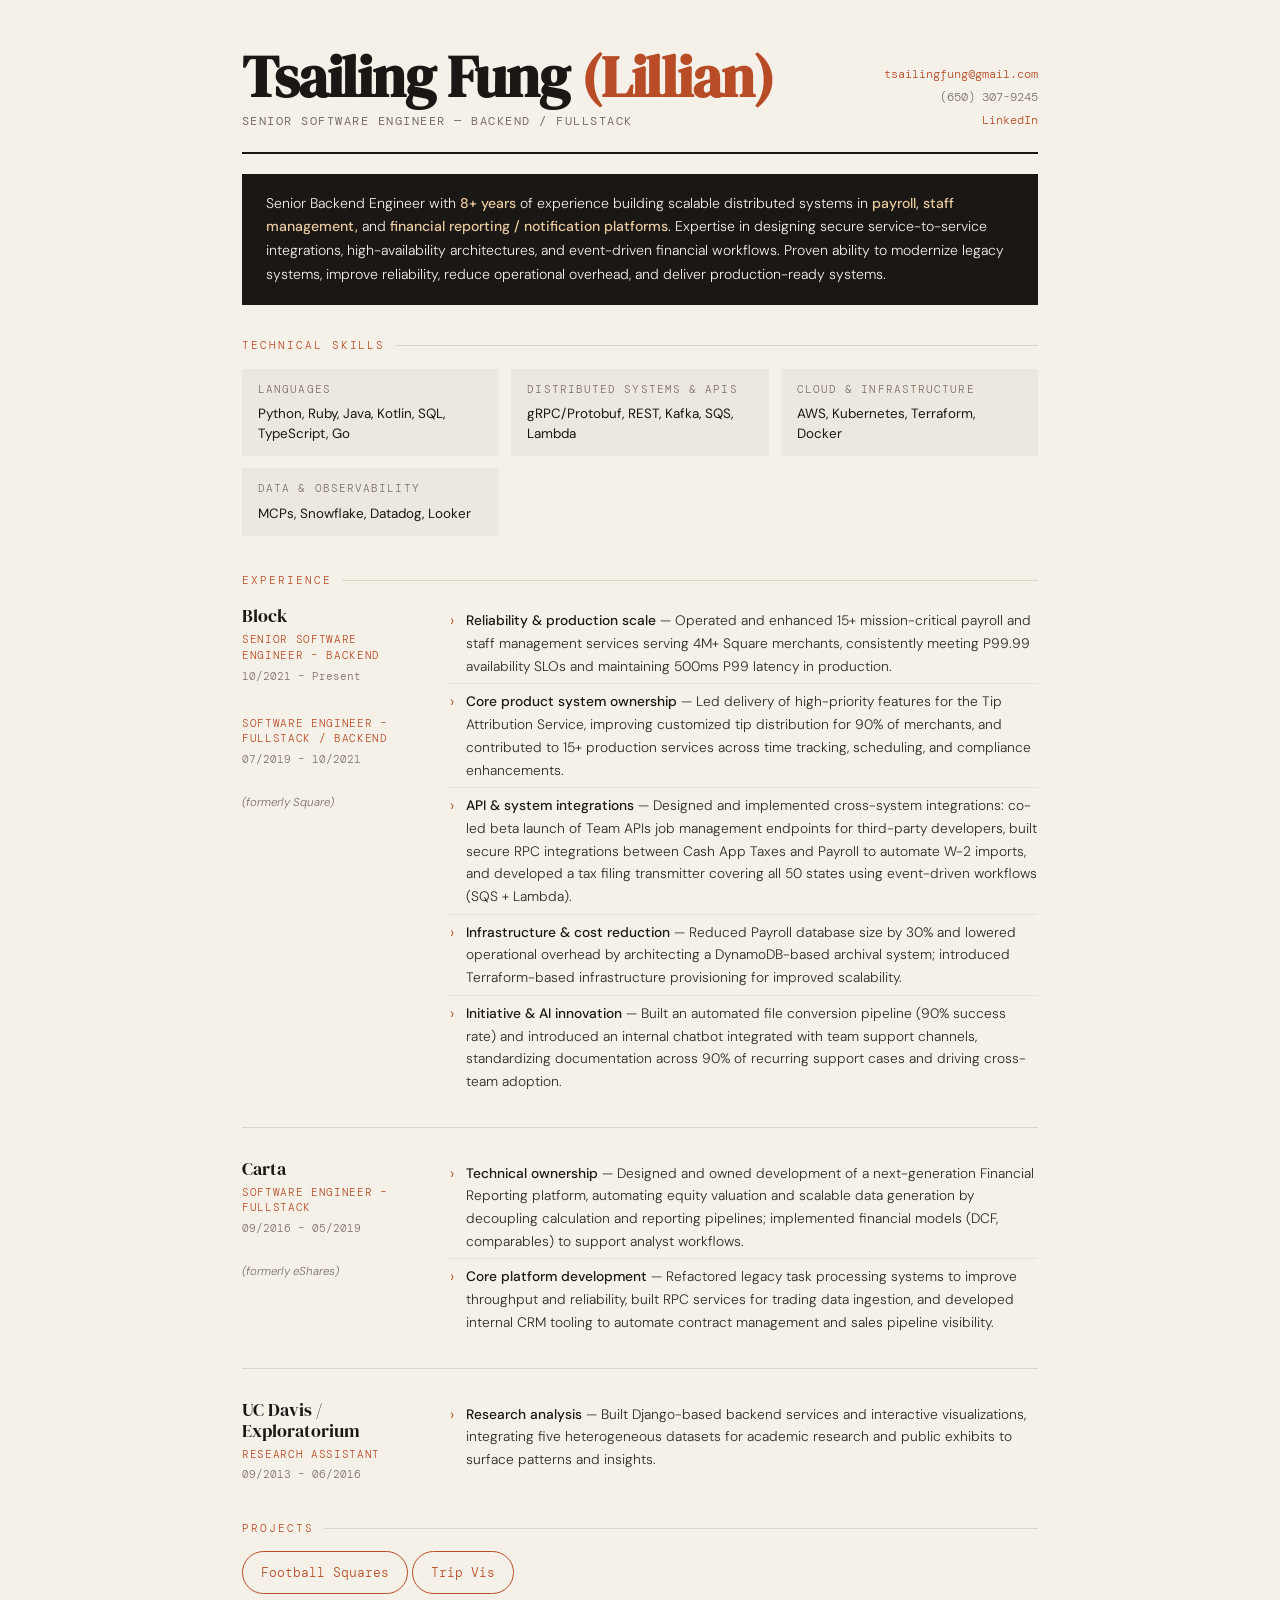
<file: index.html>
<!DOCTYPE html>
<html lang="en">
<head>
  <meta charset="UTF-8" />
  <meta name="viewport" content="width=device-width, initial-scale=1.0"/>
  <title>Tsailing Fung – Senior Software Engineer</title>
  <link href="https://fonts.googleapis.com/css2?family=DM+Serif+Display:ital@0;1&family=DM+Mono:wght@300;400;500&family=DM+Sans:wght@300;400;500&display=swap" rel="stylesheet"/>
  <link rel="stylesheet" href="styles.css">
</head>

<body>
<div class="page">

  <header>
    <div class="name-block">
      <h1>Tsailing Fung <span>(Lillian)</span></h1>
      <div class="title">Senior Software Engineer &mdash; Backend / Fullstack</div>
    </div>
    <div class="contact">
      <a href="mailto:tsailingfung@gmail.com">tsailingfung@gmail.com</a><br/>
      (650) 307-9245<br/>
      <a href="https://www.linkedin.com/in/tlfung/" target="_blank">LinkedIn</a>
    </div>
  </header>

  <div class="summary-band">
    Senior Backend Engineer with <strong>8+ years</strong> of experience building scalable distributed systems in <strong>payroll, staff management,</strong> and <strong>financial reporting / notification platforms</strong>. Expertise in designing secure service-to-service integrations, high-availability architectures, and event-driven financial workflows. Proven ability to modernize legacy systems, improve reliability, reduce operational overhead, and deliver production-ready systems.
  </div>

  <!-- SKILLS -->
  <section>
    <div class="section-label">Technical Skills</div>
    <div class="skills-grid">
      <div class="skill-group">
        <div class="sk-label">Languages</div>
        <div class="sk-values">Python, Ruby, Java, Kotlin, SQL, TypeScript, Go</div>
      </div>
      <div class="skill-group">
        <div class="sk-label">Distributed Systems & APIs</div>
        <div class="sk-values">gRPC/Protobuf, REST, Kafka, SQS, Lambda</div>
      </div>
      <div class="skill-group">
        <div class="sk-label">Cloud & Infrastructure</div>
        <div class="sk-values">AWS, Kubernetes, Terraform, Docker</div>
      </div>
      <div class="skill-group">
        <div class="sk-label">Data & Observability</div>
        <div class="sk-values">MCPs, Snowflake, Datadog, Looker</div>
      </div>
    </div>
  </section>

  <!-- EXPERIENCE -->
  <section>
    <div class="section-label">Experience</div>

    <!-- Block -->
    <div class="job">
      <div class="job-meta">
        <div class="company">Block</div>
        <div class="role">Senior Software Engineer – Backend</div>
        <div class="period">10/2021 – Present</div>
        <br/>
        <div class="role">Software Engineer – Fullstack / Backend</div>
        <div class="period">07/2019 – 10/2021</div>
        <br/>
        <div style="font-size:0.72rem; color: var(--warm-gray); font-style:italic;">(formerly Square)</div>
      </div>
      <div class="job-content">
        <ul>
          <li><strong>Reliability & production scale</strong> — Operated and enhanced 15+ mission-critical payroll and staff management services serving 4M+ Square merchants, consistently meeting P99.99 availability SLOs and maintaining 500ms P99 latency in production.</li>
          <li><strong>Core product system ownership</strong> — Led delivery of high-priority features for the Tip Attribution Service, improving customized tip distribution for 90% of merchants, and contributed to 15+ production services across time tracking, scheduling, and compliance enhancements.</li>
          <li><strong>API & system integrations</strong> — Designed and implemented cross-system integrations: co-led beta launch of Team APIs job management endpoints for third-party developers, built secure RPC integrations between Cash App Taxes and Payroll to automate W-2 imports, and developed a tax filing transmitter covering all 50 states using event-driven workflows (SQS + Lambda).</li>
          <li><strong>Infrastructure & cost reduction</strong> — Reduced Payroll database size by 30% and lowered operational overhead by architecting a DynamoDB-based archival system; introduced Terraform-based infrastructure provisioning for improved scalability.</li>
          <li><strong>Initiative & AI innovation</strong> — Built an automated file conversion pipeline (90% success rate) and introduced an internal chatbot integrated with team support channels, standardizing documentation across 90% of recurring support cases and driving cross-team adoption.</li>
        </ul>
      </div>
    </div>

    <!-- Carta -->
    <div class="job">
      <div class="job-meta">
        <div class="company">Carta</div>
        <div class="role">Software Engineer – Fullstack</div>
        <div class="period">09/2016 – 05/2019</div>
        <br/>
        <div style="font-size:0.72rem; color: var(--warm-gray); font-style:italic;">(formerly eShares)</div>
      </div>
      <div class="job-content">
        <ul>
          <li><strong>Technical ownership</strong> — Designed and owned development of a next-generation Financial Reporting platform, automating equity valuation and scalable data generation by decoupling calculation and reporting pipelines; implemented financial models (DCF, comparables) to support analyst workflows.</li>
          <li><strong>Core platform development</strong> — Refactored legacy task processing systems to improve throughput and reliability, built RPC services for trading data ingestion, and developed internal CRM tooling to automate contract management and sales pipeline visibility.</li>
        </ul>
      </div>
    </div>

    <!-- UC Davis -->
    <div class="job">
      <div class="job-meta">
        <div class="company">UC Davis / Exploratorium</div>
        <div class="role">Research Assistant</div>
        <div class="period">09/2013 – 06/2016</div>
      </div>
      <div class="job-content">
        <ul>
          <li><strong>Research analysis</strong> — Built Django-based backend services and interactive visualizations, integrating five heterogeneous datasets for academic research and public exhibits to surface patterns and insights.</li>
        </ul>
      </div>
    </div>
  </section>
  <section>
    <div class="section-label">Projects</div>
    <a class="proj-text-button" href="football-squares/generator.html">Football Squares</a>
    <a class="proj-text-button" href="trip-vis/index.html">Trip Vis</a>
  </section>
</div>
</body>
</html>
</file>
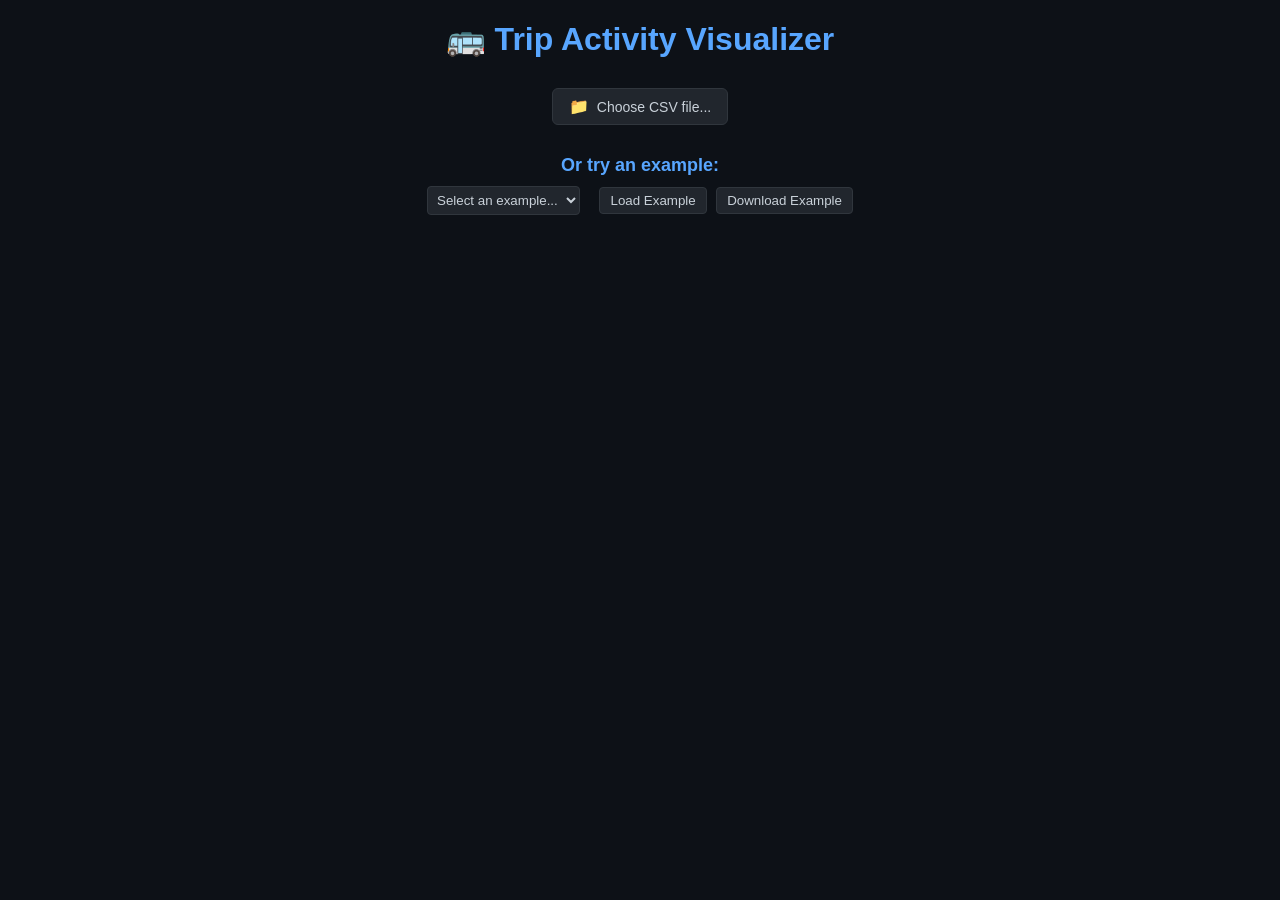
<file: trip-vis/index.html>
<!DOCTYPE html>
<html lang="en">
<head>
    <meta charset="UTF-8">
    <meta name="viewport" content="width=device-width, initial-scale=1.0">
    <title>Trip Activity Visualizer - GitHub Style</title>
    <link rel="stylesheet" href="style.css">
</head>
<body>
    <div class="container">
        <h1>🚌 Trip Activity Visualizer</h1>
        
        <div class="file-upload">
            <label for="csvFile" class="file-input-wrapper">
                <input type="file" id="csvFile" accept=".csv" />
                <div class="upload-text">
                    <span class="upload-icon">📁</span>
                    <span id="uploadText">Choose CSV file...</span>
                </div>
            </label>
        </div>

        <div class="examples">
            <h2>Or try an example:</h2>
            <select id="exampleSelect">
                <option value="">Select an example...</option>
                <option value="disneyland_trip">Disneyland Trip</option>
                <option value="hawaii_trip">Hawaii Trip</option>
                <option value="italy_trip">Italy Trip</option>
                <option value="mexico_trip">Mexico Trip</option>
                <option value="redding_trip">Redding Trip</option>
                <option value="utah_trip">Utah Trip</option>
            </select>
            <button id="loadExample">Load Example</button>
            <button id="downloadExample">Download Example</button>
        </div>

        <div id="tripInfo" class="trip-info" style="display: none;"></div>

        <div id="visualizationContainer" class="visualization-container" style="display: none;">
            <div class="legend">
                <span>Less</span>
                <div class="legend-item">
                    <div class="legend-square level-0"></div>
                </div>
                <div class="legend-item">
                    <div class="legend-square level-1"></div>
                </div>
                <div class="legend-item">
                    <div class="legend-square level-2"></div>
                </div>
                <div class="legend-item">
                    <div class="legend-square level-3"></div>
                </div>
                <div class="legend-item">
                    <div class="legend-square level-4"></div>
                </div>
                <span>More</span>
            </div>

            <div class="grid-container">
                <div class="grid-with-labels">
                    <div class="activity-grid" id="activityGrid"></div>
                </div>
            </div>
        </div>

        <div id="stats" class="stats" style="display: none;"></div>
    </div>

    <div id="tooltip" class="tooltip"></div>

    <script src="global_vars.js"></script>
    <script src="script.js"></script>
</body>
</html>
</file>
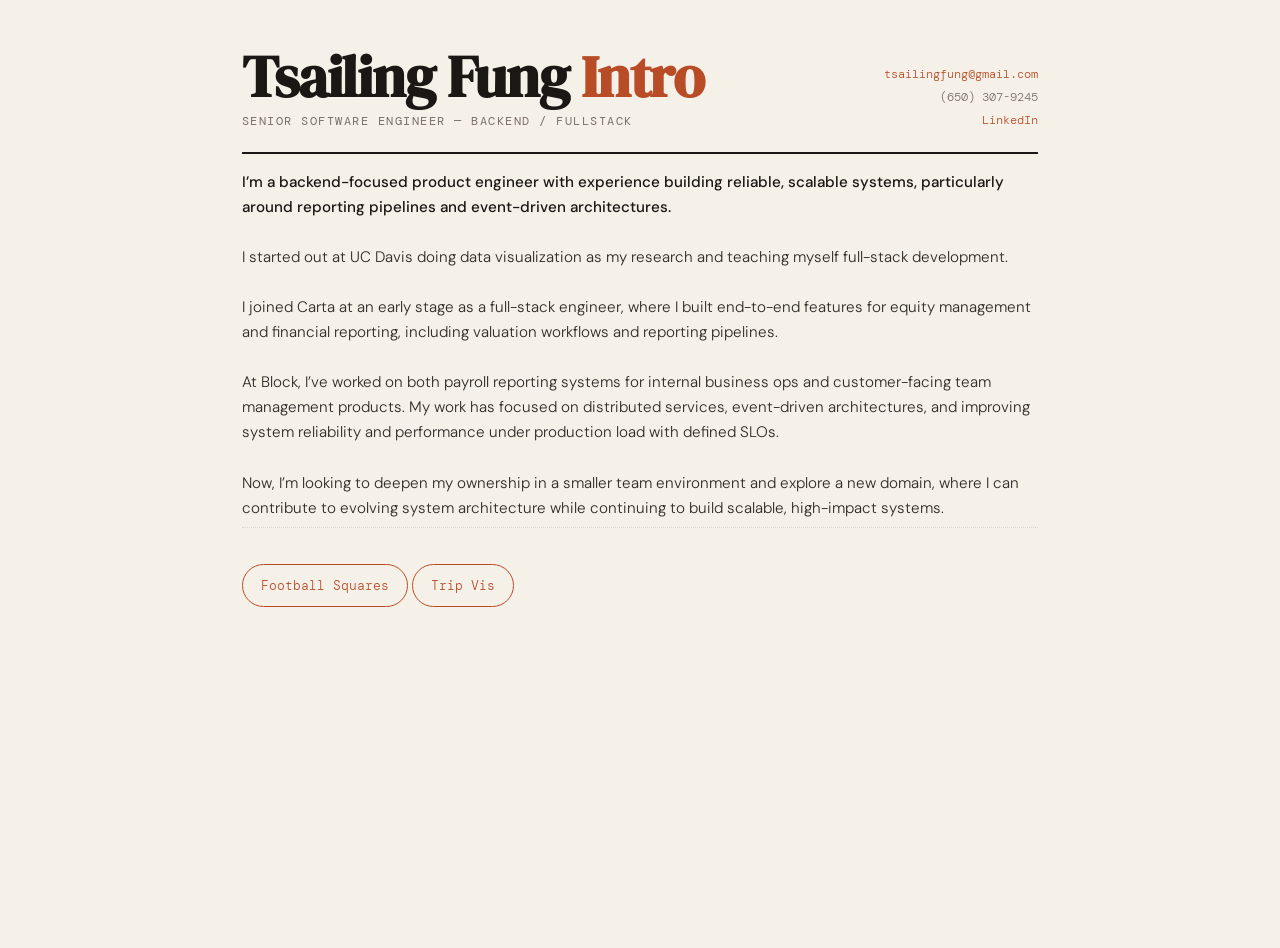
<file: intro.html>
<!DOCTYPE html>
<html lang="en">
<head>
  <meta charset="UTF-8" />
  <meta name="viewport" content="width=device-width, initial-scale=1.0"/>
  <title>Tsailing Fung – Intro</title>
  <link href="https://fonts.googleapis.com/css2?family=DM+Serif+Display:ital@0;1&family=DM+Mono:wght@300;400;500&family=DM+Sans:wght@300;400;500&display=swap" rel="stylesheet"/>
  <link rel="stylesheet" href="styles.css">
</head>

<body>
<div class="page">

  <header>
    <div class="name-block">
      <h1>Tsailing Fung <span>Intro</span></h1>
      <div class="title">Senior Software Engineer &mdash; Backend / Fullstack</div>
    </div>
    <div class="contact">
      <a href="mailto:tsailingfung@gmail.com">tsailingfung@gmail.com</a><br/>
      (650) 307-9245<br/>
      <a href="https://www.linkedin.com/in/tlfung/" target="_blank">LinkedIn</a>
    </div>
  </header>

  <!-- INTRO -->
  <section>
    <!-- <div class="section-label">Intro</div> -->
    <div class="intro-band">
      <strong>I’m a backend-focused product engineer with experience building reliable, scalable systems,
        particularly around reporting pipelines and event-driven architectures. </strong>
      <br>
      <br>

      I started out at UC Davis doing data visualization as my research and teaching myself full-stack development.
      <br>
      <br>
      I joined Carta at an early stage as a full-stack engineer, where I built end-to-end features
      for equity management and financial reporting, including valuation workflows and reporting pipelines.
      <br>
      <br>
      At Block, I’ve worked on both payroll reporting systems for internal business ops and
      customer-facing team management products. My work has focused on distributed services,
      event-driven architectures, and improving system reliability and performance 
      under production load with defined SLOs.
      <br>
      <br>
      Now, I’m looking to deepen my ownership in a smaller team environment and explore a new domain, where
      I can contribute to evolving system architecture while continuing to build scalable, high-impact systems.
    </div>
  </section>
  <section>
    <a class="proj-text-button" href="football-squares/generator.html">Football Squares</a>
    <a class="proj-text-button" href="trip-vis/index.html">Trip Vis</a>
  </section>
    

</div>
</body>
</html>
</file>
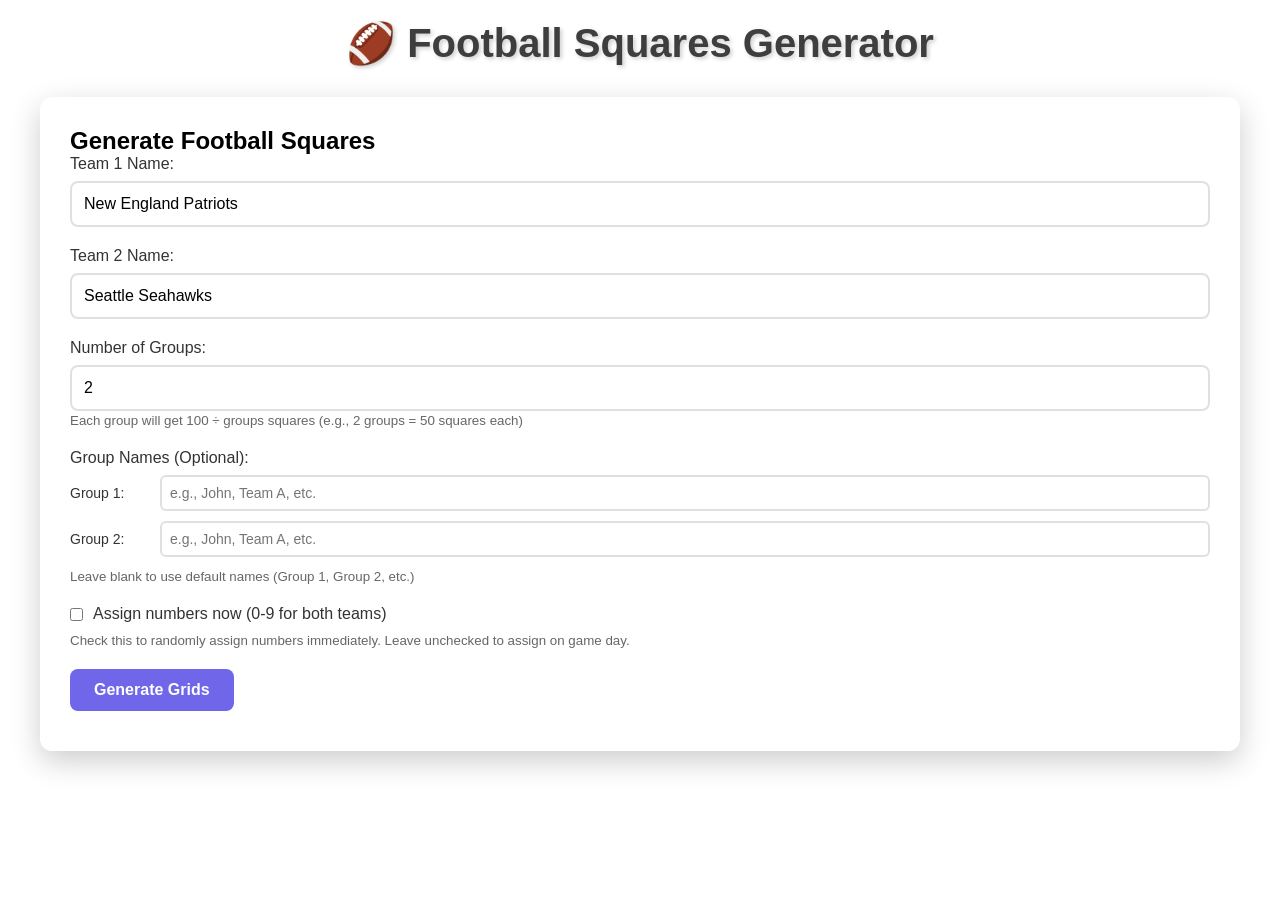
<file: football-squares/generator.html>
<!DOCTYPE html>
<html lang="en">
<head>
    <meta charset="UTF-8">
    <meta name="viewport" content="width=device-width, initial-scale=1.0">
    <title>Football Squares Generator</title>
    <link rel="stylesheet" href="styles.css">
</head>
<body>
    <div class="container">
        <h1 class="no-print">🏈 Football Squares Generator</h1>
        
        <div id="setup-screen" class="card no-print">
            <h2>Generate Football Squares</h2>
            <form id="generator-form">
                <div class="form-group">
                    <label for="team1-name">Team 1 Name:</label>
                    <input type="text" id="team1-name" required placeholder="New England Patriots" value="New England Patriots">
                </div>
                <div class="form-group">
                    <label for="team2-name">Team 2 Name:</label>
                    <input type="text" id="team2-name" required placeholder="Seattle Seahawks" value="Seattle Seahawks">
                </div>
                <div class="form-group">
                    <label for="num-groups">Number of Groups:</label>
                    <input type="number" id="num-groups" min="2" max="100" value="2" required>
                    <small style="color: #666;">Each group will get 100 ÷ groups squares (e.g., 2 groups = 50 squares each)</small>
                </div>
                <div id="group-names-container" class="form-group" style="display: none;">
                    <label>Group Names (Optional):</label>
                    <div id="group-names-inputs"></div>
                    <small style="color: #666;">Leave blank to use default names (Group 1, Group 2, etc.)</small>
                </div>
                <div class="form-group">
                    <label style="display: flex; align-items: center; cursor: pointer;">
                        <input type="checkbox" id="assign-numbers" style="width: auto; margin-right: 10px;">
                        <span>Assign numbers now (0-9 for both teams)</span>
                    </label>
                    <small style="color: #666;">Check this to randomly assign numbers immediately. Leave unchecked to assign on game day.</small>
                </div>
                <button type="submit" class="btn btn-primary">Generate Grids</button>
            </form>
        </div>

        <div id="results-screen" class="hidden">
            <div class="card no-print">
                <h2>✅ Grids Generated!</h2>
                <div class="success-message">
                    Successfully generated <strong id="group-count"></strong> group tickets with randomly assigned squares.
                </div>
                <div class="actions">
                    <button id="download-master-csv" class="btn btn-success">📥 Download Master CSV</button>
                    <button id="download-all-csv" class="btn btn-success">📥 Download All Group (ZIP)</button>
                    <button id="print-all" class="btn btn-primary">🖨️ Print All Tickets</button>
                    <button id="view-master" class="btn btn-secondary">👀 View Master Grid</button>
                    <button id="reset" class="btn btn-secondary">🔄 Start Over</button>
                </div>
            </div>

            <div id="tickets-container"></div>
        </div>
    </div>

    <script src="generator.js"></script>
</body>
</html>
</file>
<file: styles.css>
*, *::before, *::after { box-sizing: border-box; margin: 0; padding: 0; }

:root {
  --cream: #f5f0e8;
  --ink: #1a1714;
  --rust: #b84c27;
  --warm-gray: #7a7069;
  --light-rule: #ddd5c8;
  --accent-bg: #ede8df;
}

body {
  background: var(--cream);
  color: var(--ink);
  font-family: 'DM Sans', sans-serif;
  font-weight: 300;
  line-height: 1.6;
  min-height: 100vh;
}

/* PAGE WRAPPER */
.page {
  max-width: 860px;
  margin: 48px auto;
  padding: 0 32px 64px;
}

/* HEADER */
header {
  display: grid;
  grid-template-columns: 1fr auto;
  align-items: end;
  gap: 24px;
  padding-bottom: 20px;
  border-bottom: 2px solid var(--ink);
  margin-bottom: 10px;
  animation: fadeUp 0.6s ease both;
}

.name-block h1 {
  font-family: 'DM Serif Display', serif;
  font-size: clamp(2.4rem, 5vw, 3.6rem);
  line-height: 1;
  letter-spacing: -0.02em;
  color: var(--ink);
}

.name-block h1 span {
  color: var(--rust);
}

.name-block .title {
  font-family: 'DM Mono', monospace;
  font-size: 0.78rem;
  font-weight: 400;
  letter-spacing: 0.12em;
  text-transform: uppercase;
  color: var(--warm-gray);
  margin-top: 6px;
}

.contact {
  text-align: right;
  font-family: 'DM Mono', monospace;
  font-size: 0.75rem;
  color: var(--warm-gray);
  line-height: 1.9;
}

.contact a {
  color: var(--rust);
  text-decoration: none;
}

.contact a:hover { text-decoration: underline; }

/* SUMMARY BAND */
.summary-band {
  background: var(--ink);
  color: var(--cream);
  padding: 18px 24px;
  margin: 20px 0 32px;
  font-size: 0.88rem;
  line-height: 1.7;
  animation: fadeUp 0.6s 0.1s ease both;
}

.summary-band strong {
  color: #e8c9a0;
  font-weight: 500;
}

/* SECTION */
section {
  margin-bottom: 36px;
  animation: fadeUp 0.6s ease both;
}

section:nth-of-type(2) { animation-delay: 0.15s; }
section:nth-of-type(3) { animation-delay: 0.22s; }
section:nth-of-type(4) { animation-delay: 0.29s; }
section:nth-of-type(5) { animation-delay: 0.36s; }

.section-label {
  font-family: 'DM Mono', monospace;
  font-size: 0.68rem;
  letter-spacing: 0.18em;
  text-transform: uppercase;
  color: var(--rust);
  margin-bottom: 14px;
  display: flex;
  align-items: center;
  gap: 10px;
}

.section-label::after {
  content: '';
  flex: 1;
  height: 1px;
  background: var(--light-rule);
}

/* SKILLS */
.skills-grid {
  display: grid;
  grid-template-columns: repeat(auto-fill, minmax(200px, 1fr));
  gap: 12px;
}

.skill-group {
  background: var(--accent-bg);
  padding: 12px 16px;
}

.skill-group .sk-label {
  font-family: 'DM Mono', monospace;
  font-size: 0.68rem;
  letter-spacing: 0.1em;
  text-transform: uppercase;
  color: var(--warm-gray);
  margin-bottom: 6px;
}

.skill-group .sk-values {
  font-size: 0.84rem;
  color: var(--ink);
  font-weight: 400;
  line-height: 1.5;
}

/* EXPERIENCE */
.job {
  display: grid;
  grid-template-columns: 180px 1fr;
  gap: 0 28px;
  padding-bottom: 28px;
  margin-bottom: 28px;
  border-bottom: 1px solid var(--light-rule);
}

.job:last-child { border-bottom: none; padding-bottom: 0; margin-bottom: 0; }

.job-meta {
  padding-top: 3px;
}

.job-meta .company {
  font-family: 'DM Serif Display', serif;
  font-size: 1.1rem;
  color: var(--ink);
  line-height: 1.2;
}

.job-meta .role {
  font-family: 'DM Mono', monospace;
  font-size: 0.7rem;
  color: var(--rust);
  text-transform: uppercase;
  letter-spacing: 0.06em;
  margin: 5px 0 4px;
  line-height: 1.4;
}

.job-meta .period {
  font-family: 'DM Mono', monospace;
  font-size: 0.68rem;
  color: var(--warm-gray);
}

.job-content ul {
  list-style: none;
  padding: 0;
}

.job-content ul li {
  font-size: 0.86rem;
  line-height: 1.65;
  padding: 6px 0 6px 16px;
  border-bottom: 1px dotted var(--light-rule);
  position: relative;
  color: #2e2a26;
}

.job-content ul li:last-child { border-bottom: none; }

.job-content ul li::before {
  content: '›';
  position: absolute;
  left: 0;
  color: var(--rust);
  font-size: 1rem;
  line-height: 1.5;
}

.job-content ul li strong {
  font-weight: 500;
  color: var(--ink);
}

/* ANIMATIONS */
@keyframes fadeUp {
  from { opacity: 0; transform: translateY(18px); }
  to   { opacity: 1; transform: translateY(0); }
}

/* PRINT */
@media print {
  body { background: white; }
  .page { margin: 0; padding: 16px 24px; }
  section { animation: none; }
  header { animation: none; }
}

/* RESPONSIVE */
@media (max-width: 620px) {
  .job {
    grid-template-columns: 1fr;
  }
  .job-meta {
    margin-bottom: 10px;
  }
  header {
    grid-template-columns: 1fr;
  }
  .contact { text-align: left; }
}

.intro-band {
  font-size: 0.95rem;
  line-height: 1.65;
  padding: 6px 0 6px 0px;
  border-bottom: 1px dotted var(--light-rule);
  position: relative;
  color: #2e2a26;
}

.intro-band strong {
  font-weight: 500;
  color: var(--ink);
}

.nav-links {
  display: flex;
  flex-wrap: wrap;
  gap: 14px;
  margin-top: 22px;
}

.proj-text-button {
  display: inline-flex;
  align-items: center;
  justify-content: center;
  padding: 10px 18px;
  border: 1px solid var(--rust);
  border-radius: 999px;
  background: transparent;
  color: var(--rust);
  font-family: 'DM Mono', monospace;
  font-size: 0.82rem;
  text-decoration: none;
  transition: background 0.2s ease, color 0.2s ease;
}

.proj-text-button:hover {
  background: var(--rust);
  color: var(--cream);
}
</file>
<file: trip-vis/style.css>
* {
    margin: 0;
    padding: 0;
    box-sizing: border-box;
}

body {
    font-family: -apple-system, BlinkMacSystemFont, 'Segoe UI', Roboto, sans-serif;
    background-color: #0d1117;
    color: #c9d1d9;
    padding: 20px;
    min-height: 100vh;
}

.container {
    max-width: 1200px;
    margin: 0 auto;
}

h1 {
    text-align: center;
    margin-bottom: 30px;
    color: #58a6ff;
}

.file-upload {
    text-align: center;
    margin-bottom: 30px;
}

.file-input-wrapper {
    display: inline-block;
    position: relative;
    cursor: pointer;
    background-color: #21262d;
    color: #c9d1d9;
    border: 1px solid #30363d;
    padding: 8px 16px;
    border-radius: 6px;
    font-size: 14px;
    transition: background-color 0.2s ease;
}

.file-input-wrapper:hover {
    background-color: #30363d;
}

.file-input-wrapper input[type="file"] {
    position: absolute;
    left: -9999px;
    opacity: 0;
}

.upload-text {
    display: flex;
    align-items: center;
    gap: 8px;
}

.upload-icon {
    font-size: 16px;
}

.examples {
    text-align: center;
    margin-bottom: 30px;
}

.examples h2 {
    margin-bottom: 10px;
    font-size: 18px;
    color: #58a6ff;
}

.examples select {
    margin-right: 10px;
    padding: 5px;
    background-color: #21262d;
    color: #c9d1d9;
    border: 1px solid #30363d;
    border-radius: 4px;
}

.examples button {
    padding: 5px 10px;
    background-color: #21262d;
    color: #c9d1d9;
    border: 1px solid #30363d;
    border-radius: 4px;
    cursor: pointer;
    margin-left: 5px;
}

.examples button:hover {
    background-color: #30363d;
}

.trip-info {
    text-align: center;
    margin-bottom: 20px;
    font-size: 14px;
    color: #8b949e;
}

.visualization-container {
    background-color: #161b22;
    border: 1px solid #30363d;
    border-radius: 6px;
    padding: 20px;
    margin-bottom: 20px;
}

.legend {
    display: flex;
    align-items: center;
    justify-content: center;
    gap: 10px;
    margin-bottom: 20px;
    font-size: 12px;
}

.legend-item {
    display: flex;
    align-items: center;
    gap: 5px;
}

.legend-square {
    width: 11px;
    height: 11px;
    border-radius: 2px;
}

.grid-container {
    overflow-x: auto;
    padding-bottom: 10px;
}

.activity-grid {
    display: grid;
    gap: 3px;
    min-width: fit-content;
    margin: 0 auto;
    grid-template-rows: repeat(var(--day-count), 1fr);
}

.day-row {
    display: flex;
    gap: 3px;
    align-items: center;
}

.day-label {
    font-size: 10px;
    text-align: right;
    color: #8b949e;
    margin-right: 10px;
    width: 60px;
    white-space: nowrap;
}

.hour-cell {
    width: 11px;
    height: 11px;
    border-radius: 2px;
    cursor: pointer;
    transition: all 0.2s ease;
    position: relative;
    border: 1px solid #30363d;
}

.hour-cell:hover {
    stroke: #c9d1d9;
    stroke-width: 1px;
    transform: scale(1.2);
}

/* Activity intensity colors (GitHub-like) */
.level-0 { background-color: #161b22; }
.level-1 { background-color: #0e4429; }
.level-2 { background-color: #006d32; }
.level-3 { background-color: #26a641; }
.level-4 { background-color: #39d353; }

.tooltip {
    position: absolute;
    background-color: #1c2128;
    border: 1px solid #30363d;
    border-radius: 6px;
    padding: 8px 12px;
    font-size: 12px;
    white-space: nowrap;
    z-index: 1000;
    pointer-events: none;
    opacity: 0;
    transition: opacity 0.2s ease;
}

.tooltip.show {
    opacity: 1;
}

.stats {
    display: grid;
    grid-template-columns: repeat(auto-fit, minmax(200px, 1fr));
    gap: 20px;
    margin-top: 20px;
}

.stat-card {
    background-color: #161b22;
    border: 1px solid #30363d;
    border-radius: 6px;
    padding: 15px;
}

.stat-title {
    font-size: 14px;
    color: #8b949e;
    margin-bottom: 5px;
}

.stat-value {
    font-size: 24px;
    font-weight: bold;
    color: #58a6ff;
}

.activity-list {
    max-height: 200px;
    overflow-y: auto;
    font-size: 12px;
    line-height: 1.4;
}

.grid-with-labels {
    display: flex;
    flex-direction: column;
    align-items: flex-start;
}
</file>
<file: football-squares/styles.css>
* {
    margin: 0;
    padding: 0;
    box-sizing: border-box;
}

body {
    font-family: -apple-system, BlinkMacSystemFont, 'Segoe UI', Roboto, sans-serif;
    /* background: linear-gradient(135deg, #667eea 0%, #764ba2 100%); */
    min-height: 100vh;
    padding: 20px;
}

.container {
    max-width: 1200px;
    margin: 0 auto;
}

h1 {
    text-align: center;
    color: rgb(62, 62, 62);
    margin-bottom: 30px;
    font-size: 2.5em;
    text-shadow: 2px 2px 4px rgba(0,0,0,0.2);
}

.card {
    background: white;
    border-radius: 12px;
    padding: 30px;
    margin-bottom: 20px;
    box-shadow: 0 10px 30px rgba(0,0,0,0.2);
}

.form-group {
    margin-bottom: 20px;
}

.form-group label {
    display: block;
    margin-bottom: 8px;
    color: #333;
    font-weight: 500;
}

.form-group input {
    width: 100%;
    padding: 12px;
    border: 2px solid #e0e0e0;
    border-radius: 8px;
    font-size: 16px;
}

.form-group input:focus {
    outline: none;
    border-color: #667eea;
}

.group-name-input {
    display: flex;
    align-items: center;
    margin-bottom: 10px;
}

.group-name-input label {
    min-width: 80px;
    margin-bottom: 0;
    margin-right: 10px;
    font-size: 14px;
}

.group-name-input input {
    flex: 1;
    padding: 8px;
    border: 2px solid #e0e0e0;
    border-radius: 6px;
    font-size: 14px;
}

.btn {
    padding: 12px 24px;
    border: none;
    border-radius: 8px;
    font-size: 16px;
    font-weight: 600;
    cursor: pointer;
    transition: all 0.3s;
    margin-right: 10px;
    margin-bottom: 10px;
}

.btn-primary {
    background: #6f66ea;
    color: white;
}

.btn-primary:hover {
    background: #5568d3;
    transform: translateY(-2px);
}

.btn-success {
    background: #27ae60;
    color: white;
}

.btn-success:hover {
    background: #229954;
}

.btn-secondary {
    background: #95a5a6;
    color: white;
}

.btn-secondary:hover {
    background: #7f8c8d;
}

.hidden {
    display: none;
}

.actions {
    margin-top: 20px;
}

.grid-preview {
    overflow-x: auto;
    margin-top: 20px;
}

.grid-table {
    border-collapse: collapse;
    margin: 20px auto;
    background: white;
}

.grid-table td {
    width: 40px;
    height: 40px;
    border: 1px solid #333;
    text-align: center;
    font-weight: bold;
    font-size: 12px;
}

.grid-table td.header {
    background: #e8e8e8;
    color: #666;
}

.grid-table td.corner {
    background: #d0d0d0;
}

.success-message {
    background: #d4edda;
    border: 2px solid #28a745;
    color: #155724;
    padding: 15px;
    border-radius: 8px;
    margin-top: 20px;
}

@media print {
    body {
        background: white;
        padding: 0;
    }
    
    .no-print {
        display: none !important;
    }

    .card {
        box-shadow: none;
        page-break-after: always;
    }

    /* Force colors to print */
    * {
        -webkit-print-color-adjust: exact !important;
        print-color-adjust: exact !important;
        color-adjust: exact !important;
    }

    .grid-table td {
        -webkit-print-color-adjust: exact !important;
        print-color-adjust: exact !important;
    }
}
</file>
